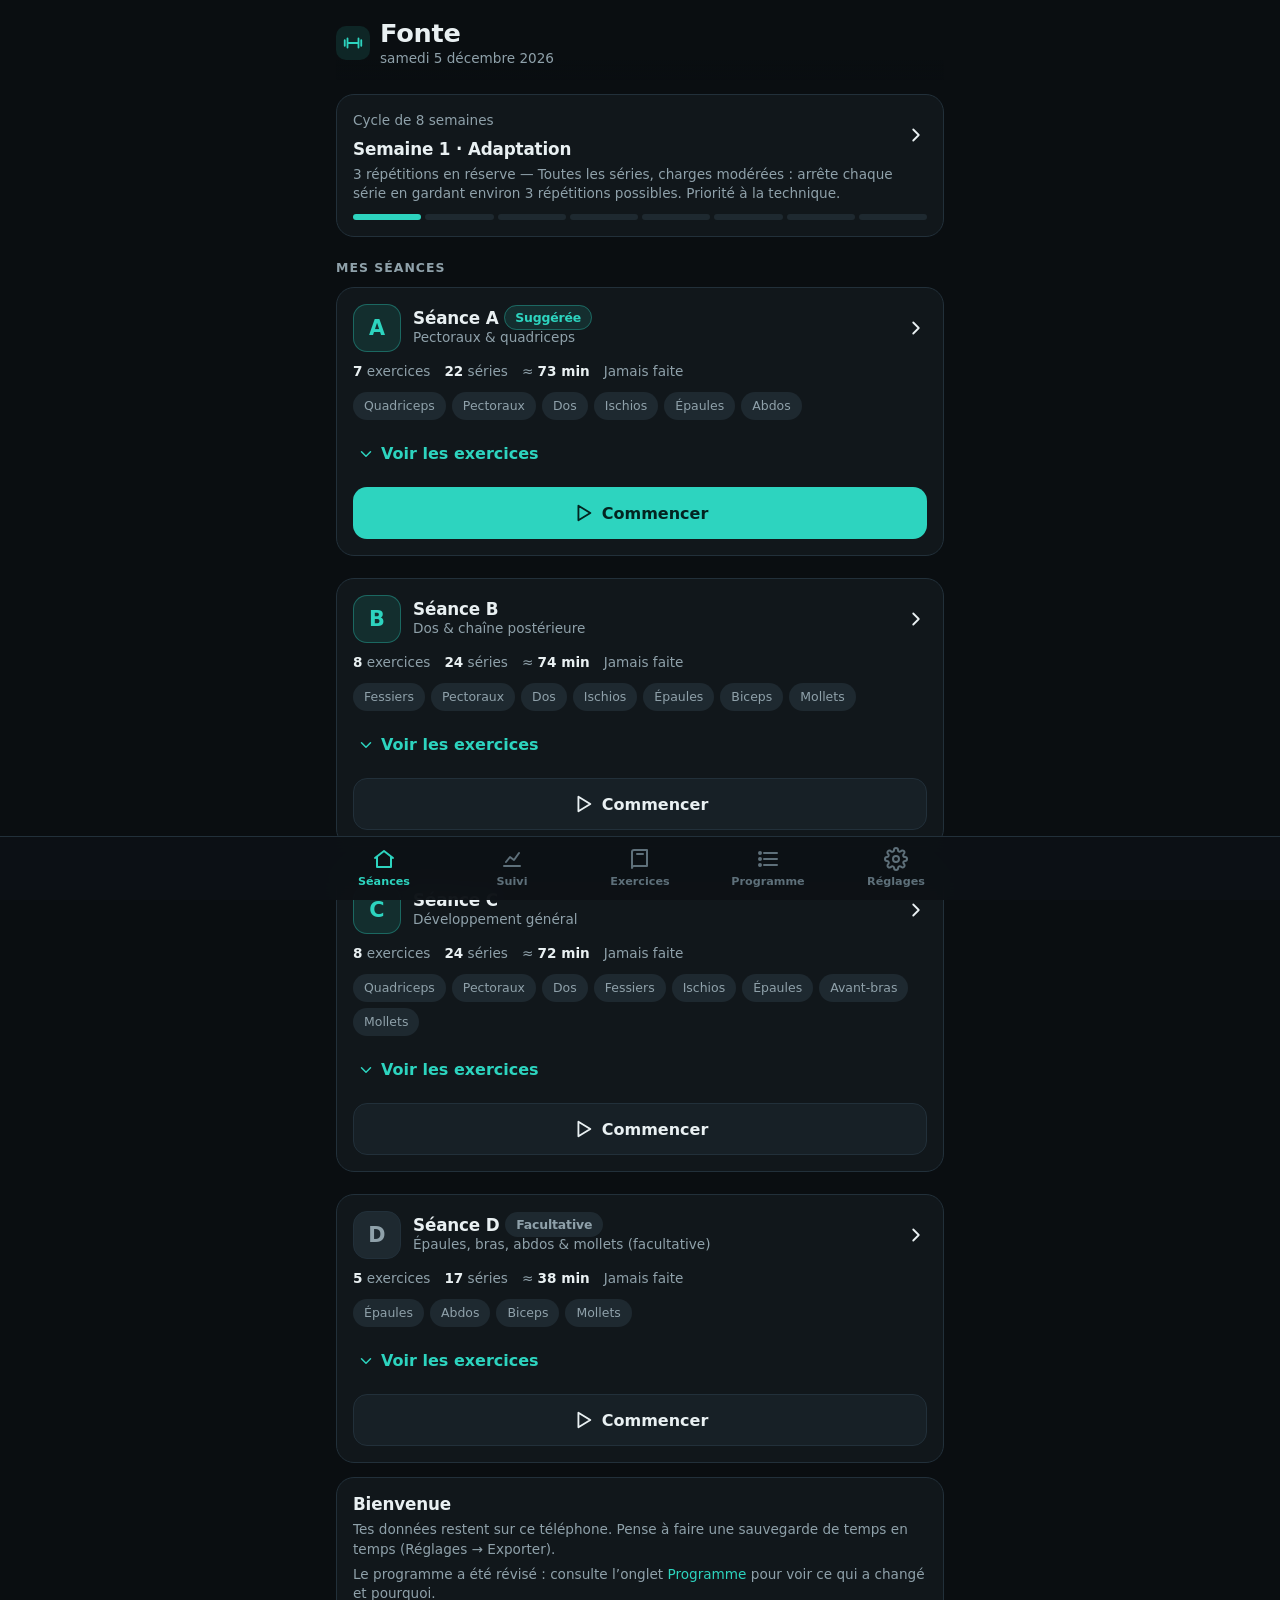
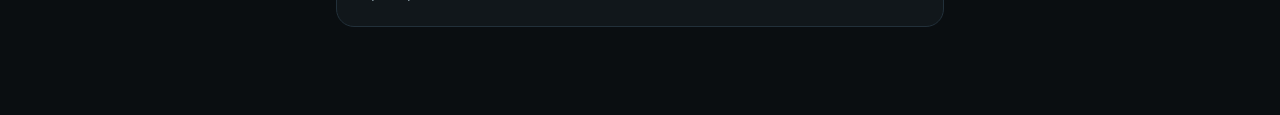
<file: index.html>
<!doctype html>
<html lang="fr">
<head>
  <meta charset="utf-8">
  <meta name="viewport" content="width=device-width, initial-scale=1, viewport-fit=cover">
  <title>Fonte — carnet de musculation</title>
  <meta name="description" content="Carnet de musculation personnel : séances, chrono, repos, supersets, fiches techniques et suivi des charges en lb.">
  <meta name="theme-color" content="#0a0e11">
  <meta name="color-scheme" content="dark">
  <meta name="mobile-web-app-capable" content="yes">
  <meta name="apple-mobile-web-app-capable" content="yes">
  <meta name="apple-mobile-web-app-status-bar-style" content="black-translucent">
  <link rel="manifest" href="manifest.webmanifest">
  <link rel="icon" type="image/png" sizes="192x192" href="assets/icons/icon-192.png">
  <link rel="apple-touch-icon" href="assets/icons/apple-touch-icon.png">
  <link rel="stylesheet" href="css/app.css">
</head>
<body>
  <main id="app" aria-live="off">
    <p style="padding:40px 0;text-align:center;color:#8fa1aa">Chargement…</p>
  </main>
  <noscript><p style="padding:20px">Cette application nécessite JavaScript.</p></noscript>
  <script type="module" src="js/app.js"></script>
</body>
</html>
</file>
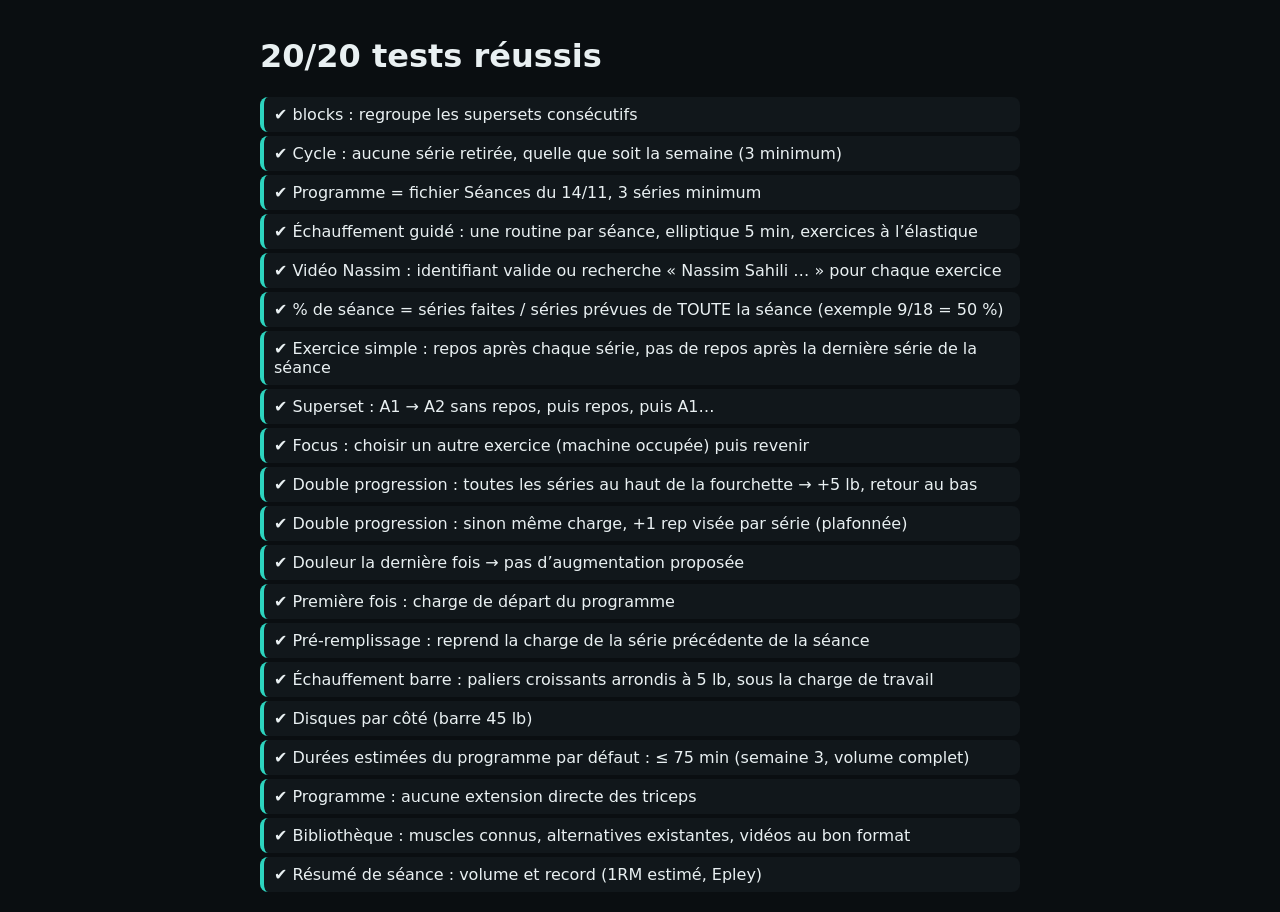
<file: tests/index.html>
<!doctype html>
<html lang="fr">
<head>
  <meta charset="utf-8">
  <meta name="viewport" content="width=device-width, initial-scale=1">
  <title>Tests — Fonte</title>
  <style>
    body { font-family: system-ui, sans-serif; background: #0a0e11; color: #e9f0f2; padding: 16px; max-width: 760px; margin: 0 auto; }
    .ok, .ko { padding: 8px 10px; border-radius: 8px; margin: 4px 0; background: #11171b; }
    .ok { border-left: 4px solid #2dd4bf; } .ko { border-left: 4px solid #f2706b; }
    small { color: #f2706b; }
  </style>
</head>
<body>
  <div id="out">Exécution des tests…</div>
  <script type="module" src="engine.test.js"></script>
</body>
</html>
</file>
<file: css/app.css>
/* Fonte — thème sombre, mobile d'abord */
:root {
  --bg: #0a0e11;
  --surface: #11171b;
  --surface-2: #172026;
  --surface-3: #1e2930;
  --border: #22303a;
  --text: #e9f0f2;
  --muted: #8fa1aa;
  --faint: #5e707a;
  --accent: #2dd4bf;
  --accent-2: #14b8a6;
  --accent-ink: #032420;
  --accent-soft: rgba(45, 212, 191, .12);
  --accent-line: rgba(45, 212, 191, .35);
  --amber: #f5b14c;
  --amber-soft: rgba(245, 177, 76, .14);
  --danger: #f2706b;
  --danger-soft: rgba(242, 112, 107, .14);
  --ok: #4ade80;
  --radius: 18px;
  --radius-s: 12px;
  --nav-h: 64px;
  --safe-b: env(safe-area-inset-bottom, 0px);
  --font: system-ui, -apple-system, "Segoe UI", Roboto, "Helvetica Neue", Arial, sans-serif;
  color-scheme: dark;
}
* { box-sizing: border-box; -webkit-tap-highlight-color: transparent; }
html, body { margin: 0; background: var(--bg); color: var(--text); font-family: var(--font); font-size: 16px; line-height: 1.45; }
/* Défilement : le document (viewport) défile seul ; aucun overflow sur html/body.
   (overflow-x: hidden sur html + body, combiné à overscroll-behavior, bloquait la molette et le doigt.) */
html { overscroll-behavior-y: none; -webkit-text-size-adjust: 100%; text-size-adjust: 100%; }
body { min-height: 100vh; }
button, input, select, textarea { font: inherit; color: inherit; }
/* Tactile : pas de zoom au double appui, pas de sélection de texte au maintien sur les boutons */
button, a, summary, label, .tap, [data-a] { touch-action: manipulation; }
button, .btn, .chip, .tab, .opt, [data-a] { -webkit-user-select: none; user-select: none; }
a { color: var(--accent); text-decoration: none; }
h1, h2, h3, h4 { margin: 0; line-height: 1.2; letter-spacing: -.01em; }
h1 { font-size: 1.6rem; font-weight: 750; }
h2 { font-size: 1.2rem; font-weight: 700; }
h3 { font-size: 1.05rem; font-weight: 700; }
p { margin: .4em 0; }
.ic { width: 22px; height: 22px; flex: none; }
.ic.s { width: 18px; height: 18px; }
.ic.l { width: 28px; height: 28px; }
.muted { color: var(--muted); }
.faint { color: var(--faint); }
.small { font-size: .85rem; }
.tiny { font-size: .75rem; }
.num, .mono { font-variant-numeric: tabular-nums; }
.row { display: flex; align-items: center; }
.col { display: flex; flex-direction: column; }
.gap { gap: 10px; } .gap-s { gap: 6px; }
.grow { flex: 1; min-width: 0; }
h3 .chip { vertical-align: 2px; }
.wrap { flex-wrap: wrap; }
.between { justify-content: space-between; }
.mt { margin-top: 14px; } .mt-s { margin-top: 8px; } .mt-l { margin-top: 24px; }
.mb { margin-bottom: 14px; }
.center { text-align: center; }
.hidden { display: none !important; }
.accent { color: var(--accent); }
.amber { color: var(--amber); }
.danger-t { color: var(--danger); }

/* Mise en page */
#app { max-width: 640px; margin: 0 auto; padding: 0 16px calc(var(--nav-h) + var(--safe-b) + 24px); overflow-x: clip; }
.page-head { display: flex; align-items: center; gap: 10px; padding: 18px 0 12px; position: sticky; top: 0; z-index: 5; background: linear-gradient(var(--bg) 75%, transparent); }
.page-head h1 { flex: 1; }
.page-head .sub { color: var(--muted); font-size: .85rem; }
.icon-btn { width: 44px; height: 44px; border-radius: 14px; border: 1px solid var(--border); background: var(--surface); display: inline-grid; place-items: center; cursor: pointer; color: var(--text); flex: none; }
.icon-btn:active { transform: scale(.96); }
.brand { display: flex; align-items: center; gap: 10px; }
.brand-mark { width: 34px; height: 34px; border-radius: 10px; background: var(--accent-soft); color: var(--accent); display: grid; place-items: center; }
.section-title { font-size: .78rem; text-transform: uppercase; letter-spacing: .08em; color: var(--muted); margin: 22px 0 10px; font-weight: 650; }

/* Cartes */
.card { background: var(--surface); border: 1px solid var(--border); border-radius: var(--radius); padding: 16px; }
.card + .card { margin-top: 12px; }
.card.tap { cursor: pointer; }
.card.tap:active { background: var(--surface-2); }
.card.accent-card { border-color: var(--accent-line); background: linear-gradient(160deg, rgba(45, 212, 191, .14), var(--surface) 55%); }
.card.warn-card { border-color: rgba(245, 177, 76, .4); background: var(--amber-soft); }
.list { display: flex; flex-direction: column; gap: 10px; }

/* Boutons */
.btn { min-height: 52px; padding: 0 18px; border-radius: 14px; border: 1px solid var(--border); background: var(--surface-2); font-weight: 650; display: inline-flex; align-items: center; justify-content: center; gap: 8px; cursor: pointer; text-align: center; }
.btn:active { transform: scale(.98); }
.btn.primary { background: var(--accent); color: var(--accent-ink); border-color: transparent; }
.btn.primary:active { background: var(--accent-2); }
.btn.ghost { background: transparent; }
.btn.soft { background: var(--accent-soft); color: var(--accent); border-color: var(--accent-line); }
.btn.danger { background: var(--danger-soft); color: var(--danger); border-color: rgba(242, 112, 107, .4); }
.btn.big { min-height: 64px; font-size: 1.1rem; border-radius: 18px; width: 100%; }
.btn.small { min-height: 44px; padding: 0 14px; font-size: .9rem; border-radius: 12px; }
.btn.block { width: 100%; }
.btn[disabled] { opacity: .45; pointer-events: none; }
.link-btn { background: none; border: 0; color: var(--accent); padding: 12px 4px; min-height: 44px; cursor: pointer; font-weight: 600; display: inline-flex; gap: 6px; align-items: center; }

/* Puces */
.chips { display: flex; flex-wrap: wrap; gap: 6px; }
.chip { font-size: .78rem; padding: 4px 10px; border-radius: 999px; background: var(--surface-3); color: var(--muted); border: 1px solid transparent; white-space: nowrap; }
.chip.accent { background: var(--accent-soft); color: var(--accent); border-color: var(--accent-line); }
.chip.amber { background: var(--amber-soft); color: var(--amber); }
.chip.danger { background: var(--danger-soft); color: var(--danger); }
button.chip { cursor: pointer; min-height: 38px; padding: 6px 14px; font-size: .85rem; }
.chip.sel { background: var(--accent); color: var(--accent-ink); }

/* Navigation basse */
.tabbar { position: fixed; left: 0; right: 0; bottom: 0; z-index: 20; height: calc(var(--nav-h) + var(--safe-b)); padding-bottom: var(--safe-b); background: rgba(13, 18, 22, .94); backdrop-filter: blur(12px); border-top: 1px solid var(--border); display: flex; justify-content: center; }
.tabbar-inner { display: flex; width: 100%; max-width: 640px; }
.tab { flex: 1; display: flex; flex-direction: column; align-items: center; justify-content: center; gap: 3px; color: var(--faint); font-size: .7rem; font-weight: 600; }
.tab.on { color: var(--accent); }
.tab .ic { width: 24px; height: 24px; }
body.in-workout .tabbar { display: none; }
body.in-workout #app { padding-bottom: 40px; }

/* Accueil : séances */
.session-card { display: flex; flex-direction: column; gap: 10px; }
.session-top { display: flex; align-items: center; gap: 12px; }
.session-letter { width: 48px; height: 48px; border-radius: 14px; background: var(--accent-soft); color: var(--accent); display: grid; place-items: center; font-weight: 800; font-size: 1.3rem; flex: none; border: 1px solid var(--accent-line); }
.session-letter.is-opt { background: var(--surface-3); color: var(--muted); border-color: var(--border); }
.meta { display: flex; gap: 14px; color: var(--muted); font-size: .85rem; flex-wrap: wrap; }
.meta b { color: var(--text); font-weight: 650; }
.ex-mini { list-style: none; margin: 0; padding: 0; display: flex; flex-direction: column; gap: 2px; }
.ex-mini li { display: flex; justify-content: space-between; gap: 10px; font-size: .9rem; padding: 7px 0; border-bottom: 1px solid var(--border); }
.ex-mini li:last-child { border-bottom: 0; }
.ex-mini .ss-mark { color: var(--amber); font-size: .72rem; font-weight: 700; margin-right: 6px; }
.resume-card .big-time { font-size: 2rem; font-weight: 750; }
.cycle-bar { display: grid; grid-template-columns: repeat(8, 1fr); gap: 4px; margin-top: 10px; }
.cycle-bar span { height: 6px; border-radius: 3px; background: var(--surface-3); }
.cycle-bar span.done { background: var(--accent-line); }
.cycle-bar span.now { background: var(--accent); }

/* Séance en cours */
.wk-head { position: sticky; top: 0; z-index: 10; background: rgba(10, 14, 17, .96); backdrop-filter: blur(10px); margin: 0 -16px; padding: 10px 16px 12px; border-bottom: 1px solid var(--border); }
.wk-top { display: flex; align-items: center; gap: 10px; }
.wk-title { flex: 1; min-width: 0; }
.wk-title .name { font-weight: 700; white-space: nowrap; overflow: hidden; text-overflow: ellipsis; }
.wk-title .phase { font-size: .75rem; color: var(--muted); }
.wk-clock { font-size: 1.55rem; font-weight: 750; font-variant-numeric: tabular-nums; letter-spacing: -.02em; }
.progress { height: 10px; background: var(--surface-3); border-radius: 999px; overflow: hidden; margin-top: 10px; }
.progress > i { display: block; height: 100%; background: linear-gradient(90deg, var(--accent-2), var(--accent)); border-radius: 999px; transition: width .4s ease; }
.progress-label { display: flex; justify-content: space-between; font-size: .8rem; color: var(--muted); margin-top: 5px; font-variant-numeric: tabular-nums; }
.progress-label b { color: var(--text); }

.cur { margin-top: 14px; }
.cur-name { font-size: 1.45rem; font-weight: 780; letter-spacing: -.02em; }
.ss-banner { display: flex; align-items: center; gap: 8px; font-size: .82rem; font-weight: 650; color: var(--amber); background: var(--amber-soft); border-radius: 10px; padding: 7px 10px; margin-bottom: 10px; }
.chain-banner { color: var(--accent); background: var(--accent-soft); }
.set-meta { display: flex; flex-wrap: wrap; gap: 6px 14px; color: var(--muted); font-size: .9rem; margin-top: 6px; }
.set-meta b { color: var(--text); }
.setno { font-size: .8rem; text-transform: uppercase; letter-spacing: .08em; color: var(--accent); font-weight: 700; }
.last-perf { margin-top: 12px; font-size: .88rem; padding: 10px 12px; border-radius: 12px; background: var(--surface-2); color: var(--muted); }
.last-perf b { color: var(--text); }
.sugg { color: var(--accent); font-weight: 650; }
.sugg.pain { color: var(--amber); }

.steppers { display: grid; grid-template-columns: 1fr 1fr; gap: 10px; margin-top: 14px; }
.stepper { background: var(--surface-2); border: 1px solid var(--border); border-radius: 16px; padding: 10px; display: flex; flex-direction: column; align-items: center; gap: 6px; }
.stepper label { font-size: .72rem; text-transform: uppercase; letter-spacing: .08em; color: var(--muted); font-weight: 650; }
.stepper .ctrl { display: grid; grid-template-columns: 1fr 1fr; gap: 6px; width: 100%; margin-top: 2px; }
.stepper button { width: 100%; height: 52px; border-radius: 12px; border: 1px solid var(--border); background: var(--surface-3); display: grid; place-items: center; cursor: pointer; }
.stepper button:active { background: var(--accent-soft); color: var(--accent); }
.stepper input { width: 100%; min-width: 0; min-height: 0; text-align: center; font-size: 2.3rem; line-height: 1.1; font-weight: 780; background: transparent; border: 0; padding: 0; font-variant-numeric: tabular-nums; outline: none; }
.stepper input:focus { color: var(--accent); }
.stepper .unit { font-size: .75rem; color: var(--muted); }
.plates { font-size: .8rem; color: var(--muted); text-align: center; margin-top: 6px; }
/* Bouton Valider toujours à portée du pouce : il reste collé en bas de l'écran tant que la carte est visible */
.validate { margin-top: 14px; position: sticky; bottom: calc(12px + var(--safe-b)); z-index: 6; box-shadow: 0 10px 30px rgba(0, 0, 0, .55), 0 0 0 6px var(--surface); }
.cur-actions { display: grid; grid-template-columns: repeat(4, 1fr); gap: 6px; margin-top: 10px; }
.cur-actions button { min-height: 56px; border-radius: 12px; border: 1px solid var(--border); background: var(--surface); color: var(--muted); font-size: .72rem; display: flex; flex-direction: column; align-items: center; justify-content: center; gap: 3px; cursor: pointer; padding: 4px; }
.cur-actions button .ic { color: var(--text); }
.cur-actions button.on { color: var(--amber); border-color: rgba(245, 177, 76, .5); background: var(--amber-soft); }
.cur-actions button.on .ic { color: var(--amber); }
.done-sets { display: flex; flex-wrap: wrap; gap: 6px; margin-top: 12px; }
.done-set { font-size: .82rem; padding: 6px 10px; border-radius: 10px; background: var(--accent-soft); color: var(--accent); border: 1px solid var(--accent-line); font-variant-numeric: tabular-nums; cursor: pointer; }
.done-set.pain { background: var(--amber-soft); color: var(--amber); border-color: rgba(245, 177, 76, .4); }
.warmup { margin-top: 12px; border: 1px dashed var(--border); border-radius: 14px; padding: 10px 12px; }
.warmup summary { cursor: pointer; font-size: .88rem; font-weight: 650; color: var(--muted); list-style: none; display: flex; align-items: center; gap: 6px; }
.warmup summary::-webkit-details-marker { display: none; }
.warmup ol { margin: 8px 0 0; padding-left: 20px; font-size: .9rem; font-variant-numeric: tabular-nums; }

/* Échauffement guidé */
.wu-list { display: flex; flex-direction: column; gap: 8px; margin-top: 12px; }
.wu-step { display: flex; align-items: flex-start; gap: 10px; padding: 12px; border-radius: 14px; background: var(--surface-2); border: 1px solid var(--border); }
.wu-step .grow { cursor: pointer; }
.wu-step.done { border-color: var(--accent-line); background: var(--accent-soft); }
.wu-step.done b { text-decoration: line-through; text-decoration-color: var(--accent-line); }
.wu-check { width: 34px; height: 34px; border-radius: 10px; border: 2px solid var(--border); background: var(--surface-3); flex: none; display: grid; place-items: center; color: var(--accent-ink); cursor: pointer; margin-top: 2px; }
.wu-step.done .wu-check { background: var(--accent); border-color: var(--accent); }
.wu-side { display: flex; flex-direction: column; align-items: flex-end; gap: 6px; flex: none; }
.wu-timer { display: flex; flex-direction: column; align-items: flex-end; gap: 4px; }
.wu-timer span { font-size: 1.4rem; font-weight: 800; color: var(--accent); }
.wu-demo { font-size: .8rem; display: inline-flex; align-items: center; gap: 2px; min-height: 36px; }

.plan { margin-top: 18px; }
.plan-item { display: flex; align-items: center; gap: 10px; padding: 11px 12px; border-radius: 14px; background: var(--surface); border: 1px solid var(--border); cursor: pointer; }
.plan-item + .plan-item { margin-top: 6px; }
.plan-item.cur-item { border-color: var(--accent-line); background: var(--accent-soft); }
.plan-item.complete { opacity: .55; }
.plan-item .pname { flex: 1; min-width: 0; font-size: .92rem; font-weight: 600; }
.plan-item .pname small { display: block; color: var(--muted); font-weight: 500; }
.dots { display: flex; gap: 4px; }
.dots i { width: 9px; height: 9px; border-radius: 50%; background: var(--surface-3); border: 1px solid var(--border); }
.dots i.on { background: var(--accent); border-color: var(--accent); }
.ss-group { border-left: 3px solid var(--amber); padding-left: 8px; margin: 6px 0; border-radius: 3px; }
.ss-group .ss-label { font-size: .7rem; color: var(--amber); font-weight: 700; text-transform: uppercase; letter-spacing: .08em; margin-bottom: 4px; }

/* Repos */
.rest { position: fixed; left: 0; right: 0; bottom: 0; z-index: 40; display: flex; justify-content: center; pointer-events: none; }
.rest-panel { pointer-events: auto; width: 100%; max-width: 640px; background: var(--surface); border: 1px solid var(--accent-line); border-bottom: 0; border-radius: 26px 26px 0 0; padding: 16px 18px calc(18px + var(--safe-b)); box-shadow: 0 -20px 60px rgba(0, 0, 0, .55); transform: translateY(0); transition: transform .25s ease; }
.rest.min .rest-panel { display: none; }
.rest-pill { display: none; pointer-events: auto; position: fixed; right: 16px; bottom: calc(16px + var(--safe-b)); background: var(--accent); color: var(--accent-ink); border-radius: 999px; padding: 12px 18px; font-weight: 800; font-size: 1.1rem; box-shadow: 0 10px 30px rgba(0, 0, 0, .5); border: 0; font-variant-numeric: tabular-nums; }
.rest.min .rest-pill { display: inline-flex; gap: 8px; align-items: center; }
.rest-top { display: flex; align-items: center; justify-content: space-between; }
.rest-ring { position: relative; width: 210px; height: 210px; margin: 6px auto 4px; }
.rest-ring svg { width: 100%; height: 100%; transform: rotate(-90deg); }
.rest-ring .track { stroke: var(--surface-3); }
.rest-ring .bar { stroke: var(--accent); transition: stroke-dashoffset 1s linear; }
.rest-ring .label { position: absolute; inset: 0; display: flex; flex-direction: column; align-items: center; justify-content: center; }
.rest-time { font-size: 3.4rem; font-weight: 800; font-variant-numeric: tabular-nums; letter-spacing: -.03em; }
.rest.over .rest-time { color: var(--amber); }
.rest.over .rest-ring .bar { stroke: var(--amber); }
.rest-next { text-align: center; color: var(--muted); font-size: .9rem; }
.rest-next b { color: var(--text); }
.rest-btns { display: grid; grid-template-columns: 1fr 1fr 1.4fr; gap: 8px; margin-top: 14px; }

/* Feuilles modales */
.sheet-wrap { position: fixed; inset: 0; z-index: 60; }
.sheet-backdrop { position: absolute; inset: 0; background: rgba(0, 0, 0, .55); opacity: 0; transition: opacity .2s; }
.sheet { position: absolute; left: 0; right: 0; bottom: 0; margin: 0 auto; max-width: 640px; max-height: 88vh; overflow: auto; overscroll-behavior: contain; background: var(--surface); border-radius: 24px 24px 0 0; border: 1px solid var(--border); border-bottom: 0; padding: 10px 18px calc(22px + var(--safe-b)); transform: translateY(100%); transition: transform .25s ease; }
.sheet-wrap.open .sheet { transform: translateY(0); }
.sheet-wrap.open .sheet-backdrop { opacity: 1; }
.sheet-grip { width: 42px; height: 5px; border-radius: 3px; background: var(--surface-3); margin: 0 auto 12px; }
.sheet h3 { margin-bottom: 6px; }
.opt-list { display: flex; flex-direction: column; gap: 8px; margin-top: 12px; }
.opt { display: flex; align-items: center; gap: 12px; padding: 14px; border-radius: 14px; border: 1px solid var(--border); background: var(--surface-2); cursor: pointer; text-align: left; width: 100%; }
.opt .ic { color: var(--accent); }
.opt small { display: block; color: var(--muted); }

/* Toast */
#toast { position: fixed; left: 50%; bottom: calc(var(--nav-h) + var(--safe-b) + 14px); transform: translate(-50%, 20px); background: var(--surface-3); border: 1px solid var(--border); color: var(--text); padding: 12px 16px; border-radius: 14px; font-size: .9rem; opacity: 0; transition: all .25s; z-index: 80; max-width: calc(100% - 32px); pointer-events: none; box-shadow: 0 10px 30px rgba(0, 0, 0, .5); }
#toast.show { opacity: 1; transform: translate(-50%, 0); }
body.in-workout #toast { bottom: 24px; }

/* Fiche exercice */
.ex-hero h1 { font-size: 1.5rem; }
.ill { background: radial-gradient(120% 100% at 50% 0%, #17232a, #0e1418); border: 1px solid var(--border); border-radius: var(--radius); padding: 12px; }
.ill-grid { display: grid; grid-template-columns: 1fr 1fr; gap: 10px; }
.ill figure { margin: 0; display: flex; flex-direction: column; align-items: center; gap: 6px; }
.ill img { width: 100%; aspect-ratio: 1 / 1; object-fit: contain; }
.ill figcaption { font-size: .78rem; color: var(--muted); text-align: center; }
.ill.anim .ill-grid { grid-template-columns: 1fr; }
.ill.anim figure { position: relative; }
.ill-stack { position: relative; width: 100%; max-width: 320px; margin: 0 auto; aspect-ratio: 1 / 1; }
.ill-stack img { position: absolute; inset: 0; width: 100%; height: 100%; object-fit: contain; animation: illfade 2.4s ease-in-out infinite; }
.ill-stack img + img { animation-delay: -1.2s; }
@keyframes illfade { 0%, 40% { opacity: 1; } 50%, 90% { opacity: 0; } 100% { opacity: 1; } }
.ill-note { font-size: .78rem; color: var(--amber); margin-top: 8px; }
.ill-cap { margin: 6px 0 0; }
.nassim { display: flex; align-items: center; gap: 12px; margin-top: 12px; padding: 12px 14px; min-height: 64px; border-radius: 14px; background: rgba(255, 0, 0, .09); border: 1px solid rgba(255, 80, 80, .35); color: var(--text); }
.nassim:active { background: rgba(255, 0, 0, .16); }
.nassim-ic { width: 40px; height: 40px; border-radius: 12px; background: #ff3b30; color: #fff; display: grid; place-items: center; flex: none; }
.nassim small { display: block; color: var(--muted); font-size: .8rem; margin-top: 2px; }
.nassim small.amber { color: var(--amber); }
.nassim-search { display: inline-flex; align-items: center; gap: 6px; font-size: .85rem; min-height: 40px; margin-top: 4px; }
.credit { font-size: .7rem; color: var(--faint); margin-top: 8px; }
.muscle-map { display: grid; grid-template-columns: 1fr 1fr; gap: 8px; }
.mm-view { margin: 0; display: flex; flex-direction: column; align-items: center; }
.mm-view svg { width: 100%; max-width: 190px; height: auto; }
.mm-view figcaption { font-size: .75rem; color: var(--muted); }
.mm-base { filter: invert(1) hue-rotate(180deg) brightness(.82) contrast(1.05); }
.mm-primary path { fill: var(--accent); opacity: .92; }
.mm-secondary path { fill: var(--amber); opacity: .78; }
.muscle-map.compact .mm-view svg { max-width: 110px; }
.legend { display: flex; gap: 14px; font-size: .8rem; color: var(--muted); margin-top: 8px; justify-content: center; }
.legend i { display: inline-block; width: 10px; height: 10px; border-radius: 3px; margin-right: 5px; vertical-align: -1px; }
.mlist { margin: 6px 0 0; padding: 0; list-style: none; }
.mlist li { padding: 4px 0; font-size: .92rem; }
.mlist .lvl { font-size: .72rem; text-transform: uppercase; letter-spacing: .06em; font-weight: 700; display: block; margin-top: 8px; }
ol.steps { margin: 6px 0 0; padding: 0; list-style: none; counter-reset: s; }
ol.steps li { counter-increment: s; position: relative; padding: 8px 0 8px 40px; border-bottom: 1px solid var(--border); }
ol.steps li:last-child { border-bottom: 0; }
ol.steps li::before { content: counter(s); position: absolute; left: 0; top: 8px; width: 26px; height: 26px; border-radius: 8px; background: var(--accent-soft); color: var(--accent); font-weight: 750; font-size: .85rem; display: grid; place-items: center; }
ul.errs, ul.tips { margin: 6px 0 0; padding: 0; list-style: none; }
ul.errs li, ul.tips li { position: relative; padding: 7px 0 7px 28px; }
ul.errs li::before { content: "✕"; position: absolute; left: 4px; top: 7px; color: var(--danger); font-weight: 800; }
ul.tips li::before { content: "•"; position: absolute; left: 8px; top: 5px; color: var(--accent); font-size: 1.2rem; }
.video { border-radius: 14px; overflow: hidden; background: #000; position: relative; aspect-ratio: 16 / 9; cursor: pointer; border: 1px solid var(--border); }
.video img { width: 100%; height: 100%; object-fit: cover; opacity: .8; }
.video .play { position: absolute; inset: 0; display: grid; place-items: center; }
.video .play span { width: 64px; height: 64px; border-radius: 50%; background: rgba(0, 0, 0, .6); display: grid; place-items: center; color: #fff; border: 2px solid rgba(255, 255, 255, .8); }
.video iframe { position: absolute; inset: 0; width: 100%; height: 100%; border: 0; }
.video-meta { font-size: .85rem; margin: 8px 2px 14px; }
.video-meta .t { font-weight: 650; }
.thumb { width: 64px; height: 64px; border-radius: 12px; background: #0e1418; border: 1px solid var(--border); flex: none; display: grid; place-items: center; overflow: hidden; }
.thumb img { width: 100%; height: 100%; object-fit: contain; }

/* Formulaires */
.field { display: flex; flex-direction: column; gap: 6px; margin-top: 12px; }
.field > span { font-size: .8rem; color: var(--muted); font-weight: 600; }
input[type=text], input[type=number], input[type=date], input[type=search], select, textarea { width: 100%; min-height: 48px; border-radius: 12px; border: 1px solid var(--border); background: var(--surface-2); padding: 10px 12px; outline: none; }
input:focus, select:focus, textarea:focus { border-color: var(--accent); }
textarea { min-height: 90px; resize: vertical; }
.switch { display: flex; align-items: center; justify-content: space-between; gap: 12px; padding: 12px 0; border-bottom: 1px solid var(--border); }
.switch:last-child { border-bottom: 0; }
.switch input { appearance: none; width: 50px; height: 30px; border-radius: 999px; background: var(--surface-3); position: relative; cursor: pointer; flex: none; transition: background .2s; border: 1px solid var(--border); }
.switch input::after { content: ""; position: absolute; top: 3px; left: 3px; width: 22px; height: 22px; border-radius: 50%; background: var(--muted); transition: all .2s; }
.switch input:checked { background: var(--accent); }
.switch input:checked::after { left: 23px; background: var(--accent-ink); }
.mini-step { display: inline-flex; align-items: center; gap: 4px; }
.mini-step button { width: 44px; height: 44px; border-radius: 12px; border: 1px solid var(--border); background: var(--surface-3); display: grid; place-items: center; cursor: pointer; }
.mini-step .v { min-width: 40px; text-align: center; font-weight: 700; font-variant-numeric: tabular-nums; }
.mini-step input { width: 64px; min-height: 36px; text-align: center; padding: 4px; }

/* Éditeur */
.ed-item { background: var(--surface); border: 1px solid var(--border); border-radius: 16px; padding: 12px; }
.ed-item + .ed-item { margin-top: 8px; }
.ed-item.in-ss { border-left: 3px solid var(--amber); }
.ed-grid { display: grid; grid-template-columns: 1fr 1fr; gap: 10px 12px; margin-top: 10px; }
.ed-grid label { font-size: .75rem; color: var(--muted); display: flex; flex-direction: column; gap: 4px; }
.ed-tools { display: flex; gap: 6px; margin-top: 10px; flex-wrap: wrap; }

/* Historique */
.hist-item .top { display: flex; justify-content: space-between; align-items: baseline; gap: 10px; }
.stat-row { display: grid; grid-template-columns: repeat(3, 1fr); gap: 8px; }
.stat { background: var(--surface-2); border-radius: 14px; padding: 10px; text-align: center; }
.stat b { display: block; font-size: 1.25rem; font-variant-numeric: tabular-nums; }
.stat span { font-size: .72rem; color: var(--muted); }
table.sets { width: 100%; border-collapse: collapse; font-size: .9rem; font-variant-numeric: tabular-nums; }
table.sets th { text-align: left; color: var(--muted); font-weight: 600; font-size: .75rem; padding: 6px 4px; border-bottom: 1px solid var(--border); }
table.sets td { padding: 7px 4px; border-bottom: 1px solid var(--border); }
.chart { width: 100%; height: auto; display: block; }
.ch-grid { stroke: var(--border); stroke-width: 1; }
.ch-tick { fill: var(--faint); font-size: 10px; }
.ch-line { fill: none; stroke: var(--accent); stroke-width: 2.4; stroke-linejoin: round; stroke-linecap: round; }
.ch-area { fill: var(--accent-soft); }
.ch-dot { fill: var(--bg); stroke: var(--accent); stroke-width: 2; }
.spark path { fill: none; stroke: var(--accent); stroke-width: 2; }
.seg { display: flex; background: var(--surface-2); border-radius: 12px; padding: 4px; gap: 4px; border: 1px solid var(--border); }
.seg button { flex: 1; min-height: 40px; border: 0; border-radius: 9px; background: transparent; color: var(--muted); font-weight: 650; cursor: pointer; font-size: .88rem; }
.seg button.on { background: var(--surface-3); color: var(--text); }
.empty { text-align: center; padding: 40px 10px; color: var(--muted); }
.empty .ic { width: 40px; height: 40px; color: var(--faint); }

details.acc { background: var(--surface); border: 1px solid var(--border); border-radius: 14px; padding: 0 14px; }
details.acc + details.acc { margin-top: 8px; }
details.acc summary { cursor: pointer; padding: 14px 0; font-weight: 650; list-style: none; display: flex; justify-content: space-between; align-items: center; }
details.acc summary::-webkit-details-marker { display: none; }
details.acc[open] summary .ic { transform: rotate(180deg); }
details.acc > div { padding-bottom: 14px; color: var(--muted); font-size: .92rem; }

@media (prefers-reduced-motion: reduce) {
  * { transition: none !important; animation: none !important; }
}
</file>
